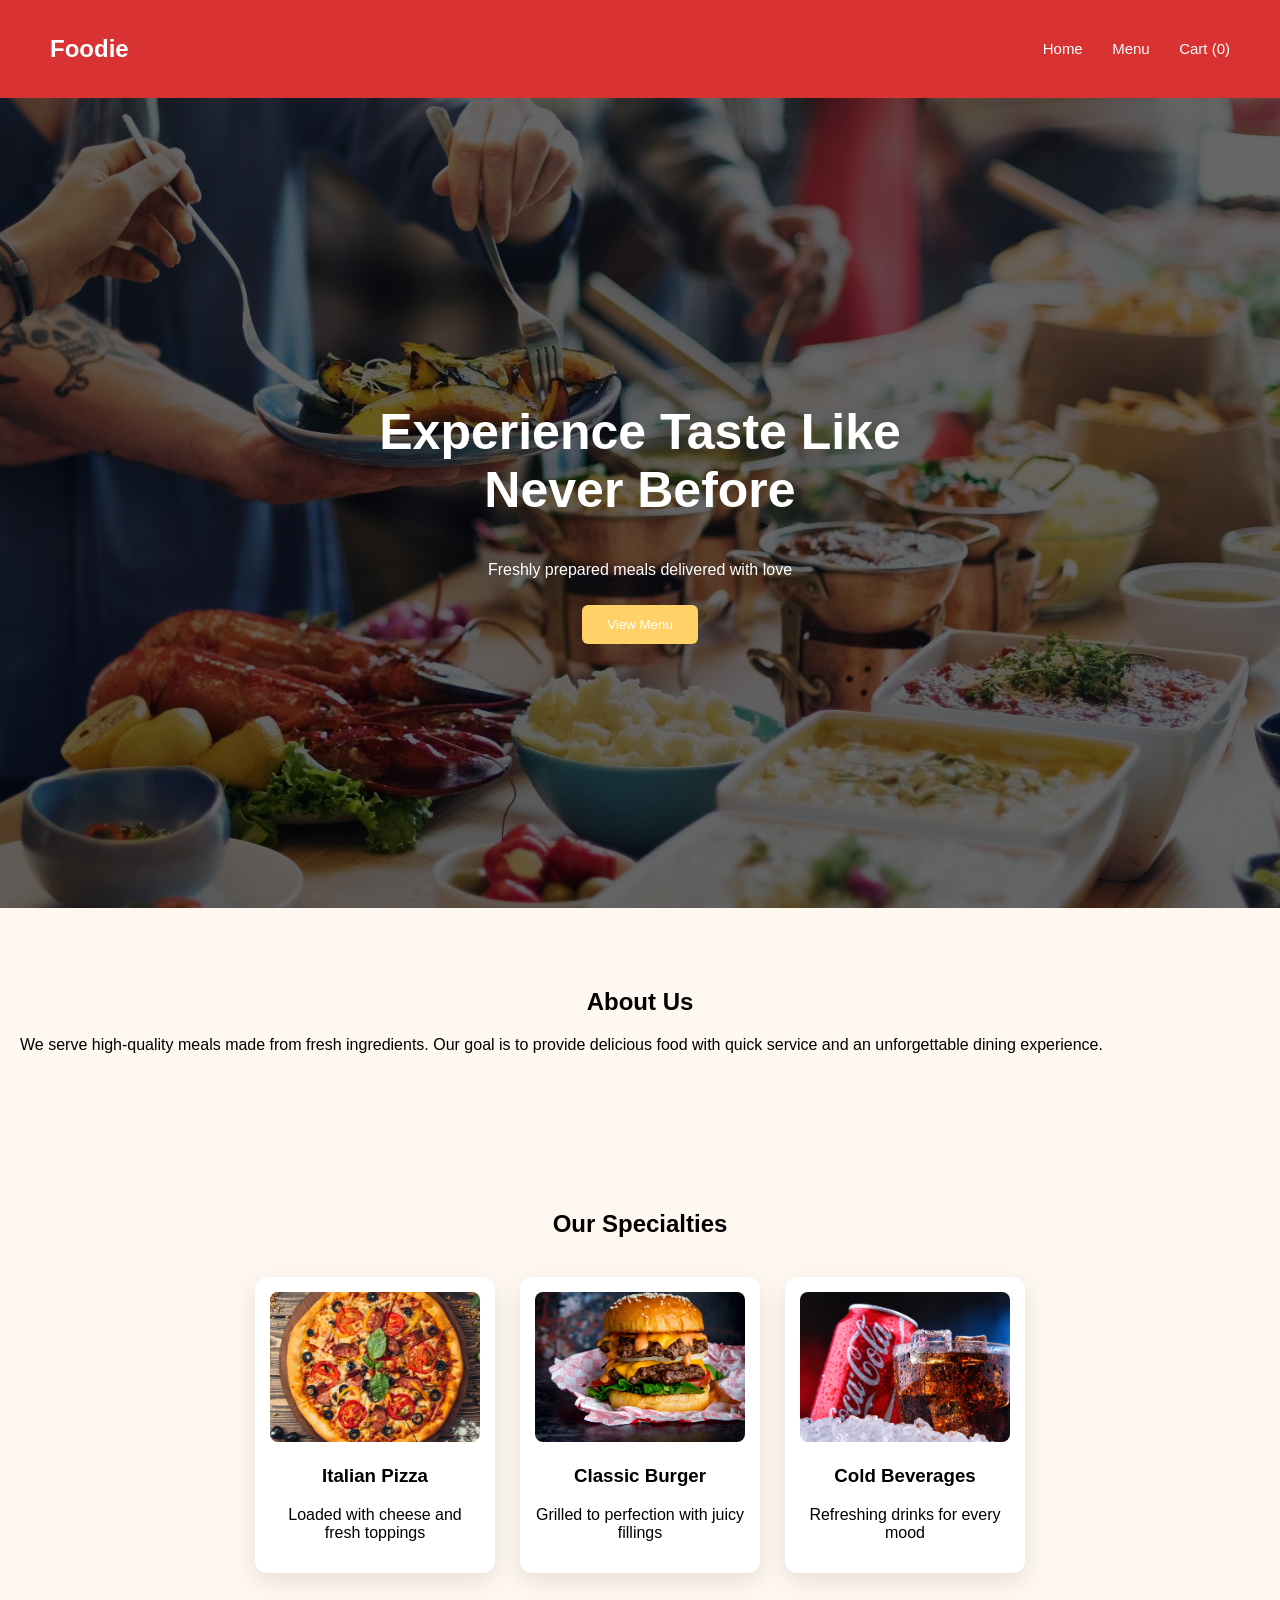
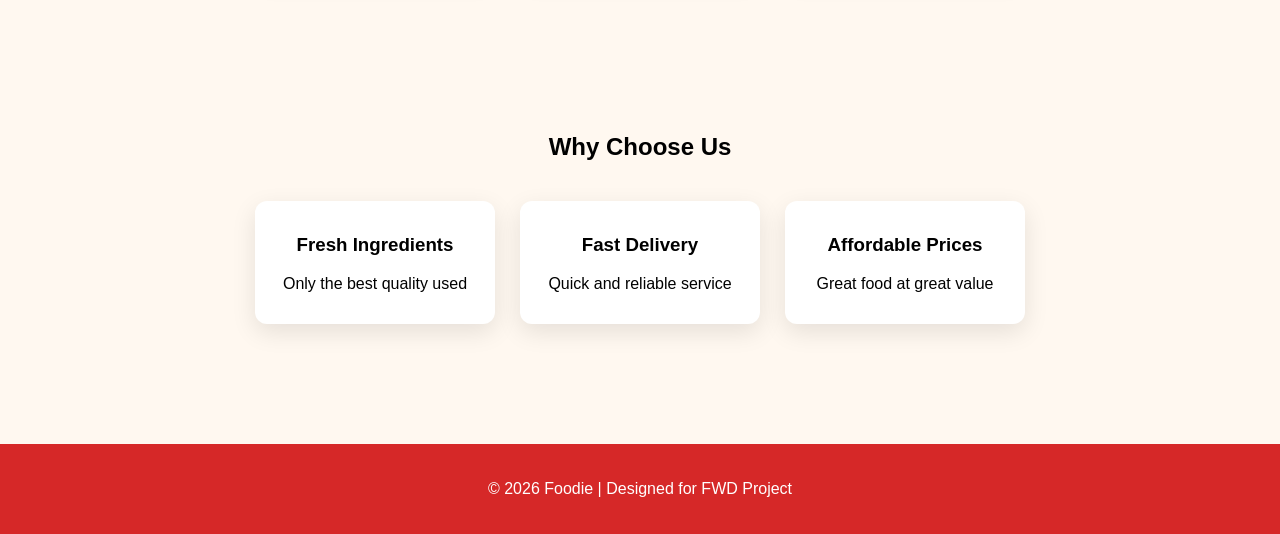
<file: index.html>
<!DOCTYPE html>
<html>
<head>
    <title>Foodie</title>
    <link rel="stylesheet" href="style.css">
</head>

<body>


    <nav>
        <h2>Foodie</h2>
        <div class="nav-links">
            <a href="index.html">Home</a>
            <a href="menu.html">Menu</a>
            <a href="cart.html">Cart (<span id="cart-count">0</span>)</a>
        </div>
    </nav>

    <!-- Hero Section -->
    <section class="hero">
        <div class="hero-content">
            <h1>Experience Taste Like Never Before</h1>
            <p>Freshly prepared meals delivered with love</p>
            <a href="menu.html">
                <button>View Menu</button>
            </a>
        </div>
    </section>

    
    <section class="about">
        <h2>About Us</h2>
        <p>
            We serve high-quality meals made from fresh ingredients. 
            Our goal is to provide delicious food with quick service 
            and an unforgettable dining experience.
        </p>
    </section>

    <section class="featured">
        <h2>Our Specialties</h2>

        <div class="items">

            <div class="card">
                <img src="FarmhousePizza.jpg" alt="Pizza">
                <h3>Italian Pizza</h3>
                <p>Loaded with cheese and fresh toppings</p>
            </div>

            <div class="card">
                <img src="DoublePattyBurger.jpg" alt="Burger">
                <h3>Classic Burger</h3>
                <p>Grilled to perfection with juicy fillings</p>
            </div>

            <div class="card">
                <img src="coke.jpg" alt="Drink">
                <h3>Cold Beverages</h3>
                <p>Refreshing drinks for every mood</p>
            </div>

        </div>
    </section>

    <section class="why">
        <h2>Why Choose Us</h2>

        <div class="items">
            <div class="card">
                <h3>Fresh Ingredients</h3>
                <p>Only the best quality used</p>
            </div>

            <div class="card">
                <h3>Fast Delivery</h3>
                <p>Quick and reliable service</p>
            </div>

            <div class="card">
                <h3>Affordable Prices</h3>
                <p>Great food at great value</p>
            </div>
        </div>
    </section>

    <footer>
        <p>© 2026 Foodie | Designed for FWD Project</p>
    </footer>

</body>
</html>
</file>
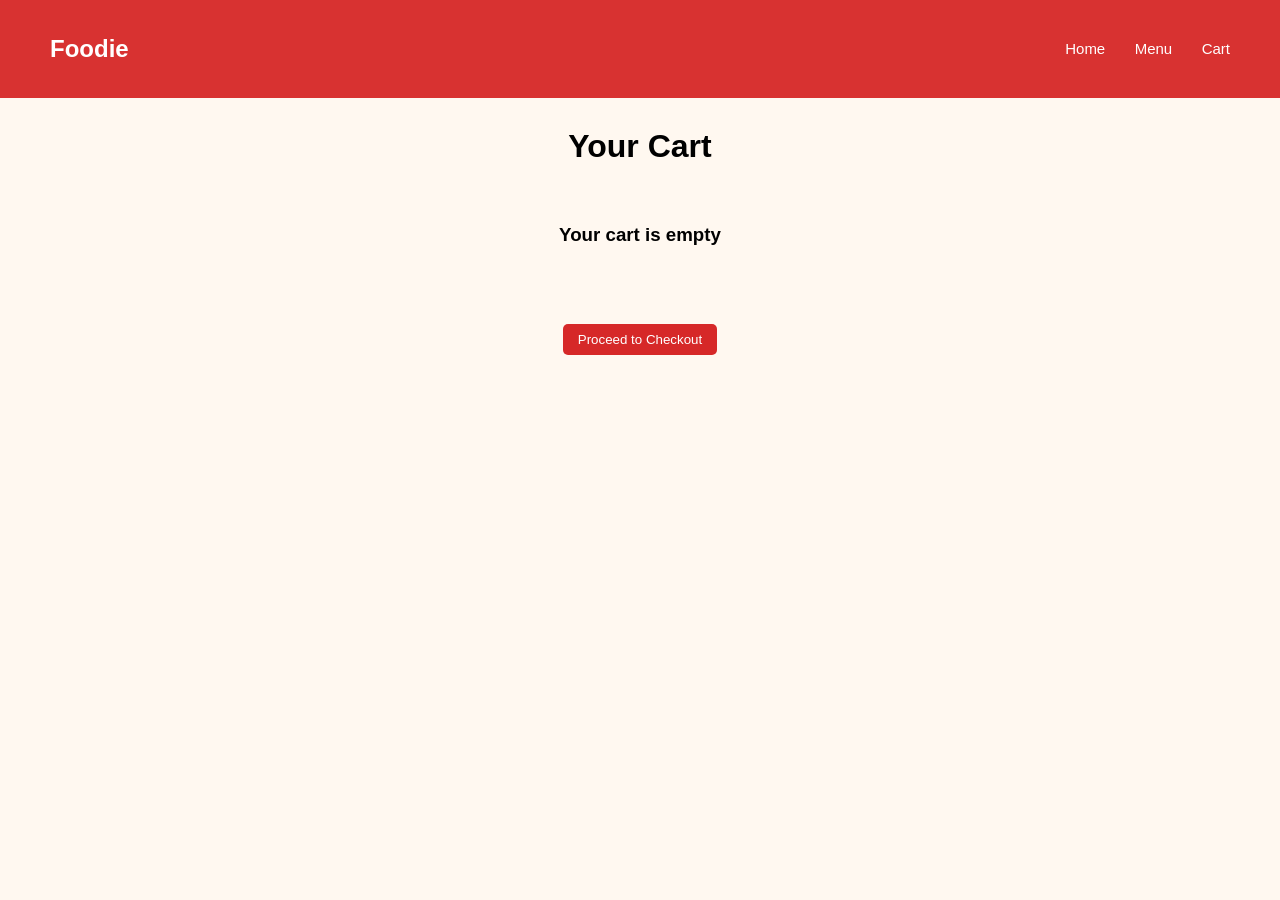
<file: cart.html>
<!DOCTYPE html>
<html>
<head>
    <title>Cart</title>
    <link rel="stylesheet" href="style.css">
</head>

<body>

<nav>
    <h2>Foodie</h2>
    <div class="nav-links">
        <a href="index.html">Home</a>
        <a href="menu.html">Menu</a>
        <a href="cart.html">Cart</a>
    </div>
</nav>

<h1 class="menu-title">Your Cart</h1>

<div id="cart-container"></div>

<div style="text-align:center; margin-top:30px;">
    <h2 id="total"></h2>

    <a href="checkout.html">
        <button>Proceed to Checkout</button>
    </a>
</div>

<script src="script.js"></script>

</body>
</html>
</file>
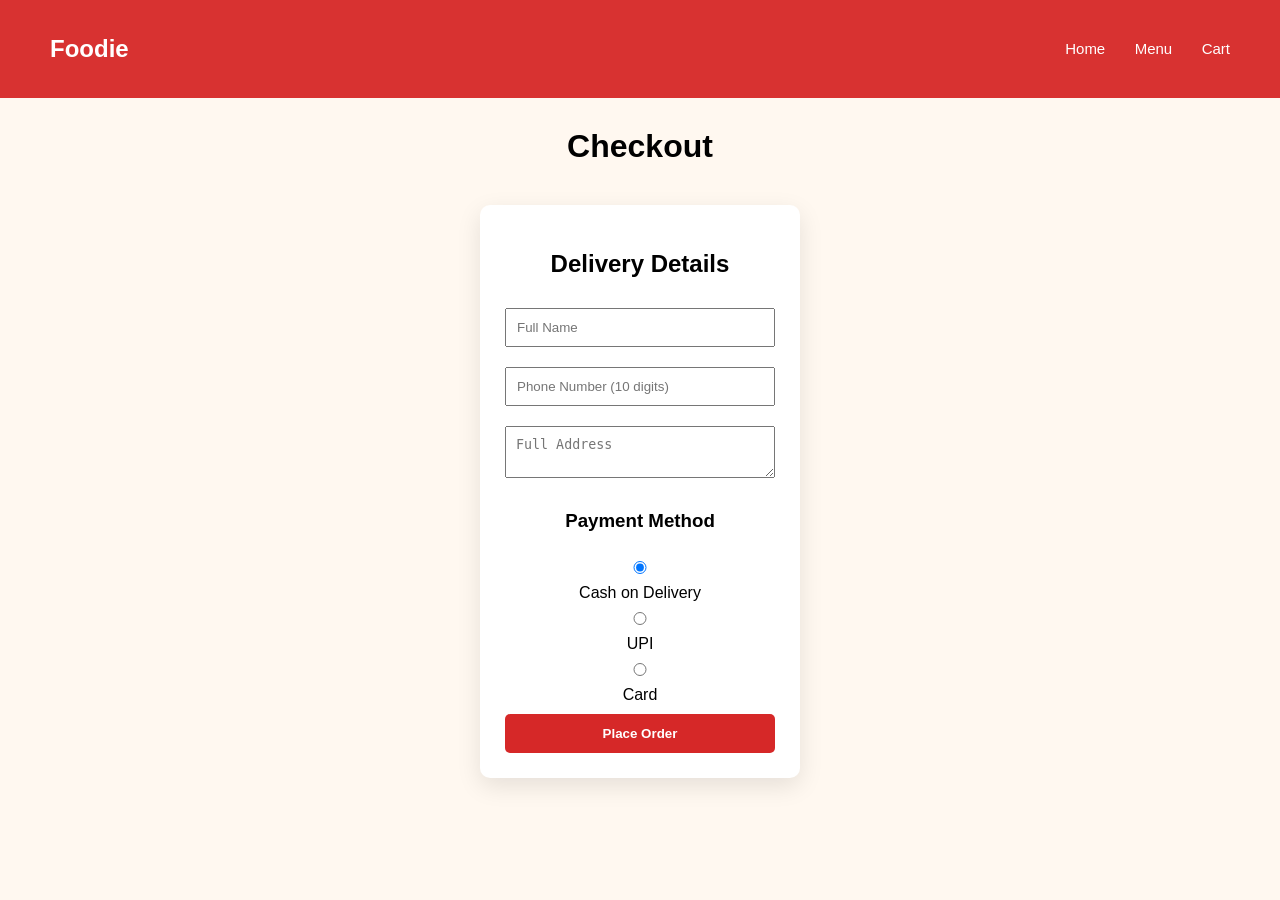
<file: checkout.html>
<!DOCTYPE html>
<html>
<head>
    <title>Checkout</title>
    <link rel="stylesheet" href="style.css">
</head>

<body>

<nav>
    <h2>Foodie</h2>
    <div class="nav-links">
        <a href="index.html">Home</a>
        <a href="menu.html">Menu</a>
        <a href="cart.html">Cart</a>
    </div>
</nav>

<h1 class="menu-title">Checkout</h1>

<div class="checkout-box">

    <h2>Delivery Details</h2>

    <form onsubmit="return placeOrder()">

        <input type="text" id="name" placeholder="Full Name">

        <input type="text" id="phone" placeholder="Phone Number (10 digits)" pattern="[0-9]{10}" maxlength="10">

        <textarea id="address" placeholder="Full Address"></textarea>

        <h3>Payment Method</h3>

        <label><input type="radio" name="payment" checked> Cash on Delivery</label><br>
        <label><input type="radio" name="payment"> UPI</label><br>
        <label><input type="radio" name="payment"> Card</label><br>

        <button type="submit">Place Order</button>

    </form>

</div>

<script src="script.js"></script>

</body>
</html>
</file>
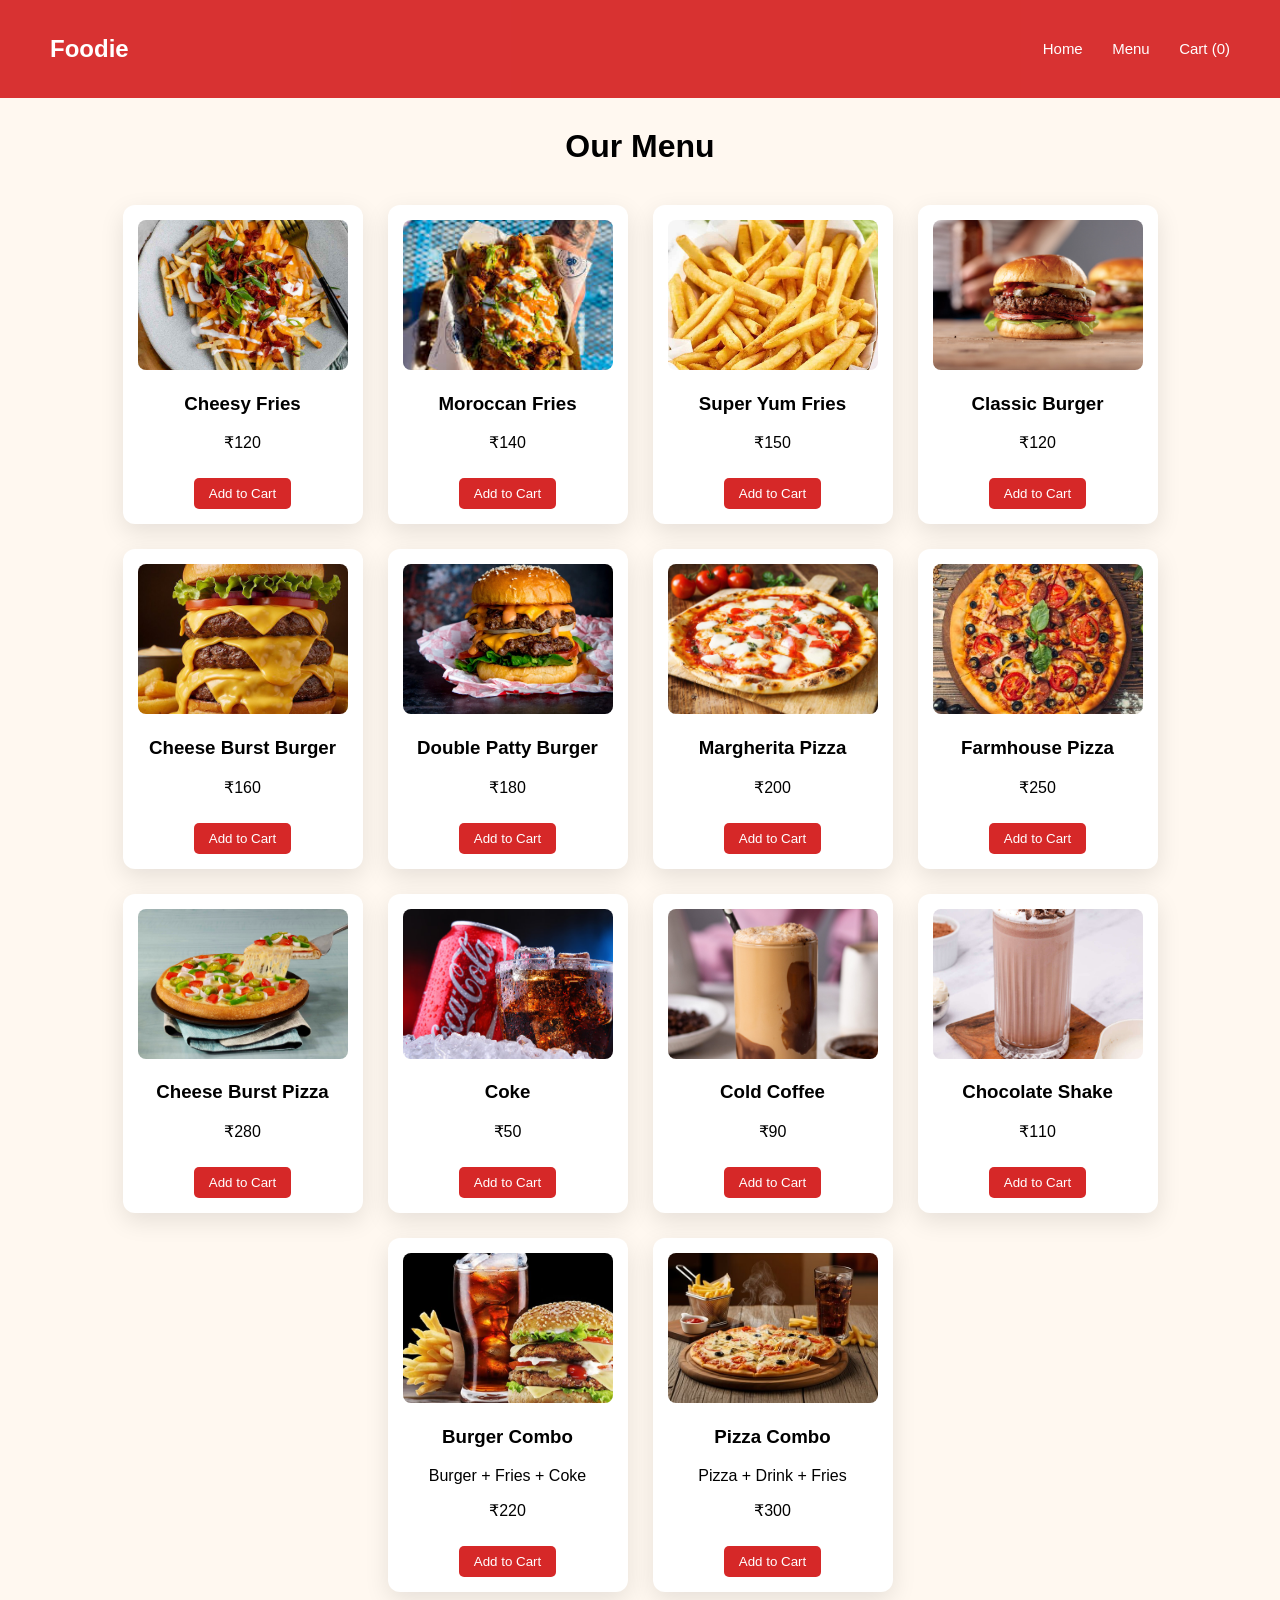
<file: menu.html>
<!DOCTYPE html>
<html>
<head>
    <title>Menu</title>
    <link rel="stylesheet" href="style.css">
</head>

<body>

<nav>
    <h2>Foodie</h2>
    <div class="nav-links">
        <a href="index.html">Home</a>
        <a href="menu.html">Menu</a>
        <a href="cart.html">Cart (<span id="cart-count">0</span>)</a>
    </div>
</nav>

<h1 class="menu-title">Our Menu</h1>



<div class="items">

    <div class="card item fries">
        <img src="cheesyfries.jpg">
        <h3>Cheesy Fries</h3>
        <p>₹120</p>
        <button onclick="addToCart('Cheesy Fries',120)">Add to Cart</button>
    </div>

    <div class="card item fries">
        <img src="MoroccanFries.jpg">
        <h3>Moroccan Fries</h3>
        <p>₹140</p>
        <button onclick="addToCart('Moroccan Fries',140)">Add to Cart</button>
    </div>

    <div class="card item fries">
        <img src="SuperYumFries.jpg">
        <h3>Super Yum Fries</h3>
        <p>₹150</p>
        <button onclick="addToCart('Super Yum Fries',150)">Add to Cart</button>
    </div>

    <div class="card item burger">
        <img src="ClassicBurger.jpg">
        <h3>Classic Burger</h3>
        <p>₹120</p>
        <button onclick="addToCart('Classic Burger',120)">Add to Cart</button>
    </div>

    <div class="card item burger">
        <img src="CheeseBurstBurger.jpg">
        <h3>Cheese Burst Burger</h3>
        <p>₹160</p>
        <button onclick="addToCart('Cheese Burst Burger',160)">Add to Cart</button>
    </div>

    <div class="card item burger">
        <img src="DoublePattyBurger.jpg">
        <h3>Double Patty Burger</h3>
        <p>₹180</p>
        <button onclick="addToCart('Double Patty Burger',180)">Add to Cart</button>
    </div>

    <div class="card item pizza">
        <img src="MargheritaPizza.jpg">
        <h3>Margherita Pizza</h3>
        <p>₹200</p>
        <button onclick="addToCart('Margherita Pizza',200)">Add to Cart</button>
    </div>

    <div class="card item pizza">
        <img src="FarmhousePizza.jpg">
        <h3>Farmhouse Pizza</h3>
        <p>₹250</p>
        <button onclick="addToCart('Farmhouse Pizza',250)">Add to Cart</button>
    </div>

    <div class="card item pizza">
        <img src="CheeseBurstPizza.jpg">
        <h3>Cheese Burst Pizza</h3>
        <p>₹280</p>
        <button onclick="addToCart('Cheese Burst Pizza',280)">Add to Cart</button>
    </div>

    <div class="card item drinks">
        <img src="coke.jpg">
        <h3>Coke</h3>
        <p>₹50</p>
        <button onclick="addToCart('Coke',50)">Add to Cart</button>
    </div>

    <div class="card item drinks">
        <img src="coldcoffee.jpg">
        <h3>Cold Coffee</h3>
        <p>₹90</p>
        <button onclick="addToCart('Cold Coffee',90)">Add to Cart</button>
    </div>

    <div class="card item drinks">
        <img src="ChocolateShake.jpg">
        <h3>Chocolate Shake</h3>
        <p>₹110</p>
        <button onclick="addToCart('Chocolate Shake',110)">Add to Cart</button>
    </div>

    <div class="card item combo">
        <img src="burgercombo.jpg">
        <h3>Burger Combo</h3>
        <p>Burger + Fries + Coke</p>
        <p>₹220</p>
        <button onclick="addToCart('Burger Combo',220)">Add to Cart</button>
    </div>

    <div class="card item combo">
        <img src="pizzacombo.jpg">
        <h3>Pizza Combo</h3>
        <p>Pizza + Drink + Fries</p>
        <p>₹300</p>
        <button onclick="addToCart('Pizza Combo',300)">Add to Cart</button>
    </div>

</div>

<script src="script.js"></script>

</body>
</html>
</file>
<file: style.css>
* {
    box-sizing: border-box;
}

body {
    margin: 0;
    font-family: 'Segoe UI', Arial, sans-serif;
    background-color: #fff8f0;
}


nav {
    display: flex;
    justify-content: space-between;
    align-items: center;
    padding: 15px 50px;
    background: rgba(214, 40, 40, 0.95);
    color: white;
    position: sticky;
    top: 0;
}

.nav-links a {
    color: white;
    margin-left: 25px;
    text-decoration: none;
    font-size: 15px;
}

.nav-links a:hover {
    color: #ffd166;
}


h1, h2 {
    text-align: center;
}

.menu-title {
    margin-top: 30px;
    margin-bottom: 20px;
}


.hero {
    height: 90vh;
    background: url("hero.jpg") center/cover no-repeat;
    position: relative;
    display: flex;
    align-items: center;
    justify-content: center;
}

.hero::before {
    content: "";
    position: absolute;
    width: 100%;
    height: 100%;
    background: rgba(0,0,0,0.6);
}

.hero-content {
    position: relative;
    text-align: center;
    color: white;
    max-width: 600px;
}

.hero h1 {
    font-size: 50px;
}

.hero button {
    padding: 12px 25px;
    background: #ffd166;
    border: none;
    cursor: pointer;
    border-radius: 6px;
}

.hero button:hover {
    background: #ffb703;
}


section {
    padding: 60px 20px;
}


.items {
    display: flex;
    justify-content: center;
    flex-wrap: wrap;
    gap: 25px;
    padding: 20px;
}

.card {
    width: 240px;
    background: white;
    padding: 15px;
    border-radius: 12px;
    box-shadow: 0 8px 25px rgba(0,0,0,0.1);
    text-align: center;
    transition: 0.3s;
}

.card:hover {
    transform: translateY(-6px);
    box-shadow: 0 12px 30px rgba(0,0,0,0.2);
}

.card img {
    width: 100%;
    height: 150px;
    object-fit: cover;
    border-radius: 8px;
}


button {
    padding: 8px 15px;
    margin-top: 10px;
    background: #d62828;
    color: white;
    border: none;
    cursor: pointer;
    border-radius: 5px;
}

button:hover {
    background: #b71c1c;
}


#cart-container {
    max-width: 700px;
    margin: auto;
    padding: 20px;
}

#cart-container div {
    background: white;
    margin: 10px 0;
    padding: 15px;
    border-radius: 8px;
    box-shadow: 0 4px 12px rgba(0,0,0,0.1);
}


.checkout-box {
    width: 320px;
    margin: 40px auto;
    background: white;
    padding: 25px;
    border-radius: 10px;
    box-shadow: 0 8px 25px rgba(0,0,0,0.1);
    text-align: center;
}

.checkout-box input,
.checkout-box textarea {
    width: 100%;
    padding: 10px;
    margin: 10px 0;
}

.checkout-box button {
    width: 100%;
    padding: 12px;
    font-weight: bold;
}


footer {
    text-align: center;
    padding: 20px;
    background-color: #d62828;
    color: white;
    margin-top: 40px;
}
</file>
